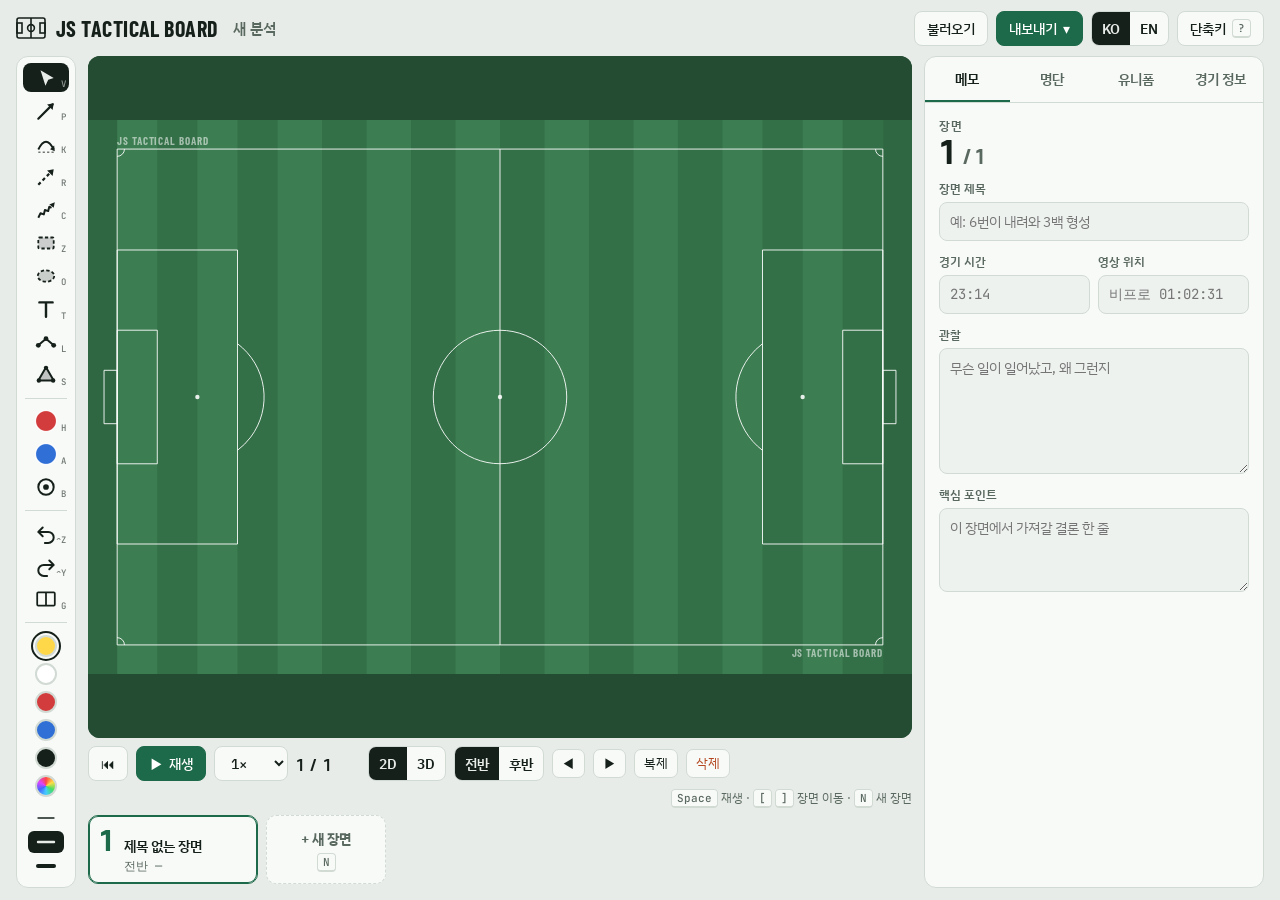
<file: index.html>
<!doctype html>
<html lang="ko">
<head>
<meta charset="utf-8">
<meta name="viewport" content="width=device-width, initial-scale=1, viewport-fit=cover">
<title>JS Tactical Board</title>
<link rel="icon" href="data:image/svg+xml,%3Csvg xmlns='http://www.w3.org/2000/svg' viewBox='0 0 32 32'%3E%3Crect width='32' height='32' rx='6' fill='%231d6a4a'/%3E%3Crect x='5' y='8' width='22' height='16' rx='1.5' fill='none' stroke='%23fff' stroke-width='1.8'/%3E%3Cline x1='16' y1='8' x2='16' y2='24' stroke='%23fff' stroke-width='1.8'/%3E%3Ccircle cx='16' cy='16' r='3' fill='none' stroke='%23fff' stroke-width='1.8'/%3E%3C/svg%3E">
<link rel="preconnect" href="https://fonts.googleapis.com">
<link rel="preconnect" href="https://fonts.gstatic.com" crossorigin>
<link rel="stylesheet" href="https://fonts.googleapis.com/css2?family=Barlow+Condensed:wght@500;600;700&family=IBM+Plex+Sans+KR:wght@400;500;600&family=JetBrains+Mono:wght@400;500&display=swap">
<link rel="stylesheet" href="css/app.css?v=20261120d">
</head>
<body>

<header class="top">
  <div class="brand">
    <svg width="30" height="22" viewBox="0 0 30 22" aria-hidden="true"><rect x="1" y="1" width="28" height="20" rx="2" fill="none" stroke="currentColor" stroke-width="1.6"/><line x1="15" y1="1" x2="15" y2="21" stroke="currentColor" stroke-width="1.6"/><circle cx="15" cy="11" r="3.4" fill="none" stroke="currentColor" stroke-width="1.6"/><rect x="1" y="6" width="5" height="10" fill="none" stroke="currentColor" stroke-width="1.6"/><rect x="24" y="6" width="5" height="10" fill="none" stroke="currentColor" stroke-width="1.6"/></svg>
    <span data-i18n="brand">JS Tactical Board</span>
  </div>
  <div class="doc-title" id="docTitle"></div>
  <div class="top-actions">
    <button class="btn" id="btnImport" data-i18n="import" data-i18n-title="import_tip">불러오기</button>
    <div class="menu-wrap">
      <button class="btn primary" id="btnExport" aria-haspopup="true" aria-expanded="false"><span data-i18n="export">내보내기</span> ▾</button>
      <div class="menu" id="exportMenu" hidden>
        <button id="expPng" data-i18n="exp_png">현재 장면 PNG 카드</button>
        <button id="expAll" data-i18n="exp_all">모든 장면 PNG 카드</button>
        <button id="expVideo" data-i18n="exp_video">애니메이션 영상 저장</button>
        <button id="expVideoBoard" data-i18n="exp_video_board">보드만 영상 저장 (메모 없이 꽉 찬 화면)</button>
        <div class="menu-sep" data-i18n="exp_v_head">세로 9:16 · 릴스·쇼츠</div>
        <button id="expVideoV" data-i18n="exp_video_v">세로 영상 (메모 포함)</button>
        <button id="expVideoVBoard" data-i18n="exp_video_v_board">세로 영상 (보드만)</button>
        <button id="expPngV" data-i18n="exp_png_v">세로 PNG — 현재 장면 (메모 포함)</button>
        <button id="expPngVBoard" data-i18n="exp_png_v_board">세로 PNG — 현재 장면 (보드만)</button>
        <div class="menu-sep" data-i18n="exp_doc_head">문서·파일</div>
        <button id="expPdf" data-i18n="exp_pdf">PDF 문서 (표지 + 모든 장면)</button>
        <button id="expPptx" data-i18n="exp_pptx">PowerPoint (.pptx, 글자 수정 가능)</button>
        <button id="expJson" data-i18n="exp_json">분석 파일 저장 (.json)</button>
      </div>
    </div>
    <div class="seg" role="group" aria-label="Language">
      <button id="langKo" aria-pressed="true">KO</button>
      <button id="langEn" aria-pressed="false">EN</button>
    </div>
    <button class="btn" id="btnHelp" aria-label="Shortcuts"><span data-i18n="help">단축키</span> <kbd>?</kbd></button>
  </div>
  <input type="file" id="fileIn" accept=".json,application/json" hidden>
</header>

<main class="app">
  <nav class="rail" aria-label="Tools" id="rail"></nav>

  <section class="stage">
    <div class="board-wrap" id="boardWrap">
      <canvas id="board"></canvas>
      <canvas id="board3d" hidden></canvas>
      <div id="v3Marks" hidden aria-hidden="true"><span id="v3MarkTL" class="v3mark tl">JS TACTICAL BOARD</span><span id="v3MarkBR" class="v3mark br">JS TACTICAL BOARD</span></div>
      <div class="v3bar" id="v3Bar" hidden>
        <span data-i18n="v3_bar">3D 보기 · 드래그 = 회전, 휠 = 확대</span>
        <div class="seg" role="group" id="v3Orient"><button data-cam="h" data-i18n="v3_h">가로</button><button data-cam="v" data-i18n="v3_v">세로</button></div>
        <button class="mini" data-cam="top" data-i18n="v3_top">위에서</button>
        <button class="mini" data-cam="reset" data-i18n="v3_reset">기본 각도</button>
      </div>
      <div class="summon" id="summon" hidden>
        <div class="tok" id="summonTok"><span id="summonNum"></span><span class="caret"></span></div>
        <div>
          <div class="lab" id="summonTeam">HOME</div>
          <div class="who" id="summonWho"></div>
          <div class="hint" data-i18n="summon_hint">번호 입력 → Enter · Esc 취소</div>
        </div>
      </div>
      <div class="toast" id="toast" hidden></div>
      <div class="rec" id="rec" hidden>
        <div class="box">
          <div><span class="dotred"></span> <strong id="recTitle" data-i18n="rec">영상 녹화 중</strong> <span id="recProg"></span></div>
          <div class="note" id="recHint" style="color:#cfd8d2" data-i18n="rec_hint">녹화가 끝날 때까지 이 탭을 띄워두세요</div>
          <button class="btn" id="recCancel" data-i18n="cancel">취소</button>
        </div>
      </div>
    </div>
    <div class="playbar">
      <button class="btn" id="btnFirst" data-i18n-title="first" title="처음 장면">⏮</button>
      <button class="btn primary" id="btnPlay"><span id="playIcon">▶</span> <span id="playLabel" data-i18n="play">재생</span></button>
      <select class="btn" id="speed" aria-label="Speed">
        <option value="0.5">0.5×</option><option value="1" selected>1×</option><option value="1.5">1.5×</option><option value="2">2×</option>
      </select>
      <span class="ind" id="sceneInd">1 / 1</span>
      <div class="seg" role="group" id="dimSeg" data-i18n-title="v3_switch"><button data-dim="2d" aria-pressed="true">2D</button><button data-dim="3d" aria-pressed="false">3D</button></div>
      <div class="seg" role="group" id="halfSeg" data-i18n-title="half_switch"><button data-half="1" data-i18n="half_1">전반</button><button data-half="2" data-i18n="half_2">후반</button></div>
      <div class="row">
        <button class="mini" id="scLeft" data-i18n-title="move_l" title="앞으로">◀</button>
        <button class="mini" id="scRight" data-i18n-title="move_r" title="뒤로">▶</button>
        <button class="mini" id="scDup" data-i18n="dup">복제</button>
        <button class="mini" id="scDel" data-i18n="del" style="color:var(--warn)">삭제</button>
      </div>
      <span class="hint"><kbd>Space</kbd> <span data-i18n="play">재생</span> · <kbd>[</kbd> <kbd>]</kbd> <span data-i18n="nav_scene">장면 이동</span> · <kbd>N</kbd> <span data-i18n="new_scene">새 장면</span></span>
    </div>
    <div class="strip" id="strip"></div>
  </section>

  <aside class="side">
    <div class="tabs" role="tablist">
      <button role="tab" id="tabMemo" aria-selected="true" data-i18n="tab_memo">메모</button>
      <button role="tab" id="tabRoster" aria-selected="false" data-i18n="tab_roster">명단</button>
      <button role="tab" id="tabKit" aria-selected="false" data-i18n="tab_kit">유니폼</button>
      <button role="tab" id="tabMatch" aria-selected="false" data-i18n="tab_match">경기 정보</button>
    </div>

    <div class="panel" id="pMemo">
      <div class="scene-head">
        <div><div class="eyebrow" data-i18n="scene">장면</div><div class="big" id="memoNum">1 <small>/ 1</small></div></div>
      </div>
      <div class="field"><label for="fTitle" data-i18n="f_title">장면 제목</label><input id="fTitle" data-i18n-ph="ph_title"></div>
      <div class="two mono">
        <div class="field"><label for="fTime" data-i18n="f_time">경기 시간</label><input id="fTime" data-i18n-ph="ph_time"></div>
        <div class="field"><label for="fClip" data-i18n="f_clip">영상 위치</label><input id="fClip" data-i18n-ph="ph_clip"></div>
      </div>
      <div class="field"><label for="fObs" data-i18n="f_obs">관찰</label><textarea id="fObs" rows="5" data-i18n-ph="ph_obs"></textarea></div>
      <div class="field"><label for="fKey" data-i18n="f_key">핵심 포인트</label><textarea id="fKey" rows="3" data-i18n-ph="ph_key"></textarea></div>
    </div>

    <div class="panel" id="pRoster" hidden>
      <div class="seg" role="group" style="align-self:flex-start">
        <button id="rtHome" aria-pressed="true" data-i18n="home">홈</button>
        <button id="rtAway" aria-pressed="false" data-i18n="away">원정</button>
      </div>
      <div class="field"><label for="tName" data-i18n="team_name">팀 이름</label><input id="tName"></div>
      <div class="drop" id="csvDrop">
        <div class="row" style="align-items:center">
          <button class="mini" id="csvLoad" style="font-weight:600">⇪ <span data-i18n="csv_load">CSV로 명단 불러오기</span></button>
          <button class="mini" id="csvTemplate" data-i18n="csv_template">양식 받기</button>
          <button class="mini" id="csvMatchTemplate" data-i18n="csv_match_template">경기 양식 받기</button>
        </div>
        <p class="note" style="margin:0" data-i18n="csv_note">한 줄에 한 명: 등번호,포지션,이름</p>
      </div>
      <input type="file" id="csvIn" accept=".csv,.txt,text/csv" hidden>
      <div class="field">
        <label data-i18n="formation">포메이션 적용</label>
        <div class="row" id="formBtns"><select class="btn" id="formSel" aria-label="Formation"></select><button class="mini" id="formApply" data-i18n="apply">적용</button></div>
      </div>
      <div class="eyebrow" data-i18n="roster">선수 명단</div>
      <table class="roster">
        <thead><tr><th></th><th data-i18n="num">번호</th><th data-i18n="name">이름</th><th data-i18n="pos">포지션</th><th></th></tr></thead>
        <tbody id="rosterBody"></tbody>
      </table>
      <datalist id="roleList"><option value="GK"><option value="RB"><option value="RCB"><option value="CB"><option value="LCB"><option value="LB"><option value="RWB"><option value="LWB"><option value="DM"><option value="CDM"><option value="RCM"><option value="CM"><option value="LCM"><option value="CAM"><option value="AM"><option value="RM"><option value="LM"><option value="RW"><option value="LW"><option value="SS"><option value="CF"><option value="ST"></datalist>
      <button class="mini" id="addPlayer" style="align-self:flex-start">+ <span data-i18n="add_player">선수 추가</span></button>
    </div>

    <div class="panel" id="pKit" hidden>
      <div class="seg" role="group" style="align-self:flex-start">
        <button id="ktHome" aria-pressed="true" data-i18n="home">홈</button>
        <button id="ktAway" aria-pressed="false" data-i18n="away">원정</button>
      </div>
      <div class="kit-top">
        <canvas id="kitPreview" width="168" height="168"></canvas>
        <div class="meta">
          <strong id="kitTeamName"></strong>
          <span class="note" id="kitDesc"></span>
        </div>
      </div>
      <div class="seg" role="tablist" style="align-self:stretch;display:grid;grid-template-columns:1fr 1fr">
        <button id="ksPattern" aria-pressed="true" data-i18n="kit_pattern">무늬</button>
        <button id="ksColor" aria-pressed="false" data-i18n="kit_color">색상</button>
      </div>
      <div id="kitPatternPane" style="display:flex;flex-direction:column;gap:12px">
        <div class="eyebrow" data-i18n="kit_uniform">유니폼 무늬</div>
        <div class="pat-grid" id="patGrid"></div>
        <div class="eyebrow" data-i18n="kit_flags">국기 프리셋 (무늬와 색을 한 번에)</div>
        <div class="pat-grid" id="flagGrid"></div>
        <p class="note" style="margin:0" data-i18n="kit_flag_note">국기 색은 흔히 쓰는 표준색 기준이라 공식 지정색과 약간 다를 수 있어요.</p>
      </div>
      <div id="kitColorPane" hidden style="display:flex;flex-direction:column;gap:10px">
        <p class="note" style="margin:0" data-i18n="kit_color_note">칸을 고른 뒤 아래 색을 누르거나, 왼쪽 색상 상자를 눌러 직접 고르세요.</p>
        <div id="slotList" style="display:flex;flex-direction:column;gap:8px"></div>
        <div class="eyebrow" data-i18n="kit_palette">자주 쓰는 유니폼 색</div>
        <div class="pal" id="palette"></div>
      </div>
    </div>

    <div class="panel" id="pMatch" hidden>
      <div class="field"><label for="mTitle" data-i18n="m_title">분석 제목</label><input id="mTitle"></div>
      <div class="two">
        <div class="field"><label for="mComp" data-i18n="m_comp">대회·리그</label><input id="mComp"></div>
        <div class="field"><label for="mDate" data-i18n="m_date">경기 날짜</label><input id="mDate" type="date"></div>
      </div>
      <div class="field"><label for="mAnalyst" data-i18n="m_analyst">분석가</label><input id="mAnalyst"></div>
      <div class="eyebrow" data-i18n="display">표시</div>
      <label class="check"><input type="checkbox" id="optNames"> <span data-i18n="show_names">선수 이름 표시</span></label>
      <div class="field">
        <label for="optLabel" data-i18n="label_mode">원 안 / 이름표</label>
        <select id="optLabel"><option value="num" data-i18n="lm_num">번호 / 이름</option><option value="pos" data-i18n="lm_pos">포지션 / 이름</option><option value="numpos" data-i18n="lm_numpos">번호 / 포지션 이름</option></select>
      </div>
      <div class="field">
        <label for="optToken"><span data-i18n="token_size">선수 원 크기</span> <span id="optTokenVal" class="mono"></span></label>
        <input id="optToken" type="range" min="60" max="160" step="5">
      </div>
      <div class="field" style="max-width:180px">
        <label for="optStripes" data-i18n="stripes">잔디 줄 개수</label>
        <input id="optStripes" type="number" step="1" min="-60" max="60" inputmode="numeric" style="font:600 18px var(--f-display)">
      </div>
      <div class="seg" role="group" id="patSeg" style="align-self:flex-start"><button data-pat="stripes" data-i18n="pat_stripes">줄무늬</button><button data-pat="check" data-i18n="pat_check">바둑판</button></div>
      <p class="note" style="margin:0" data-i18n="stripes_note">18 = UEFA 규격 · 음수 = 줄 색 반전 · 0 = 줄 없음</p>
      <div class="field">
        <label data-i18n="pitch_view">피치 보기</label>
        <div class="seg" role="group" id="viewSeg" style="align-self:flex-start">
          <button data-view="full" data-i18n="v_full">전체</button>
          <button data-view="left" data-i18n="v_left">왼쪽 절반</button>
          <button data-view="right" data-i18n="v_right">오른쪽 절반</button>
        </div>
      </div>
      <div class="eyebrow" data-i18n="data">데이터</div>
      <p class="note" data-i18n="autosave">변경 내용은 이 브라우저에 자동 저장돼요.</p>
      <div class="row">
        <button class="mini" id="btnNew" style="color:var(--warn)" data-i18n="new_doc">새 분석 시작</button>
        <button class="mini" id="btnSample" data-i18n="sample">예시 다시 불러오기</button>
      </div>
    </div>
  </aside>
</main>

<div class="modal" id="help" hidden>
  <div class="card" role="dialog" aria-modal="true" aria-labelledby="helpTitle">
    <div style="display:flex;justify-content:space-between;align-items:center;gap:8px">
      <h2 id="helpTitle" data-i18n="help_title">단축키</h2>
      <button class="btn" id="helpClose">Esc</button>
    </div>
    <table class="keys" id="keysTable"></table>
  </div>
</div>

<div class="modal" id="trk" hidden>
  <div class="card wide" role="dialog" aria-modal="true" aria-labelledby="trkTitle">
    <h2 id="trkTitle" data-i18n="trk_title">트래커 결과 불러오기</h2>
    <p class="note" style="margin:0 0 10px" id="trkInfo"></p>
    <div class="trk-opts">
      <div class="field"><label data-i18n="trk_map">트래커 A팀은</label>
        <div class="seg" role="group" id="trkMap"><button data-team="home" data-i18n="home">홈</button><button data-team="away" data-i18n="away">원정</button></div></div>
      <div class="field"><label data-i18n="trk_mode">장면 넣는 방식</label>
        <div class="seg" role="group" id="trkMode"><button data-mode="append" data-i18n="trk_append">지금 장면 뒤에 추가</button><button data-mode="replace" data-i18n="trk_replace">장면 전체 교체</button></div></div>
      <label class="check"><input type="checkbox" id="trkRotate"> <span data-i18n="trk_rotate">180° 돌리기 (공격 방향이 반대일 때)</span></label>
    </div>
    <p class="note" style="margin:8px 0" data-i18n="trk_help">트래커는 선수가 누구인지 모르고 자리 번호(A1, A2…)만 붙여요. 미리보기와 tracked.mp4를 대조해서 자리마다 등번호를 골라 주세요. '빼기'로 둔 자리는 보드에 올리지 않아요.</p>
    <div class="trk-body">
    <div class="trk-pv">
      <canvas id="trkPv"></canvas>
      <div class="row" style="align-items:center;justify-content:center;margin-top:6px">
        <button class="mini" id="trkPrev">◀</button><span class="mono" id="trkPvInd"></span><button class="mini" id="trkNext">▶</button>
      </div>
    </div>
    <div class="trk-cols" id="trkCols"></div>
    </div>
    <p class="note" id="trkWarn" hidden style="color:var(--warn);margin:8px 0 0" data-i18n="trk_dup">같은 팀에서 한 등번호를 두 자리에 줄 수 없어요. 빨간 줄을 고쳐 주세요.</p>
    <div class="row" style="justify-content:flex-end;margin-top:14px">
      <button class="btn" id="trkAutoBtn" data-i18n="trk_auto">자동 추천 다시</button>
      <button class="btn" id="trkCancel" data-i18n="cancel">취소</button>
      <button class="btn primary" id="trkOk" data-i18n="trk_ok">장면으로 가져오기</button>
    </div>
  </div>
</div>

<!-- 스크립트는 이 순서대로 로드해야 함: 뒤 파일이 앞 파일의 상수·함수를 씀. type="module"은 file://에서 막히므로 쓰지 말 것 -->
<script src="vendor/three.min.js?v=20261120d"></script>
<script src="js/i18n.js?v=20261120d"></script>
<script src="js/constants.js?v=20261120d"></script>
<script src="js/document.js?v=20261120d"></script>
<script src="js/state.js?v=20261120d"></script>
<script src="js/render.js?v=20261120d"></script>
<script src="js/input.js?v=20261120d"></script>
<script src="js/commands.js?v=20261120d"></script>
<script src="js/playback.js?v=20261120d"></script>
<script src="js/mp4.js?v=20261120d"></script>
<script src="js/export.js?v=20261120d"></script>
<script src="js/docs.js?v=20261120d"></script>
<script src="js/ui-panels.js?v=20261120d"></script>
<script src="js/csv.js?v=20261120d"></script>
<script src="js/tracker.js?v=20261120d"></script>
<script src="js/view3d.js?v=20261120d"></script>
<script src="js/kit.js?v=20261120d"></script>
<script src="js/app-shell.js?v=20261120d"></script>
<script src="js/keyboard.js?v=20261120d"></script>
<script src="js/boot.js?v=20261120d"></script>
</body>
</html>
</file>
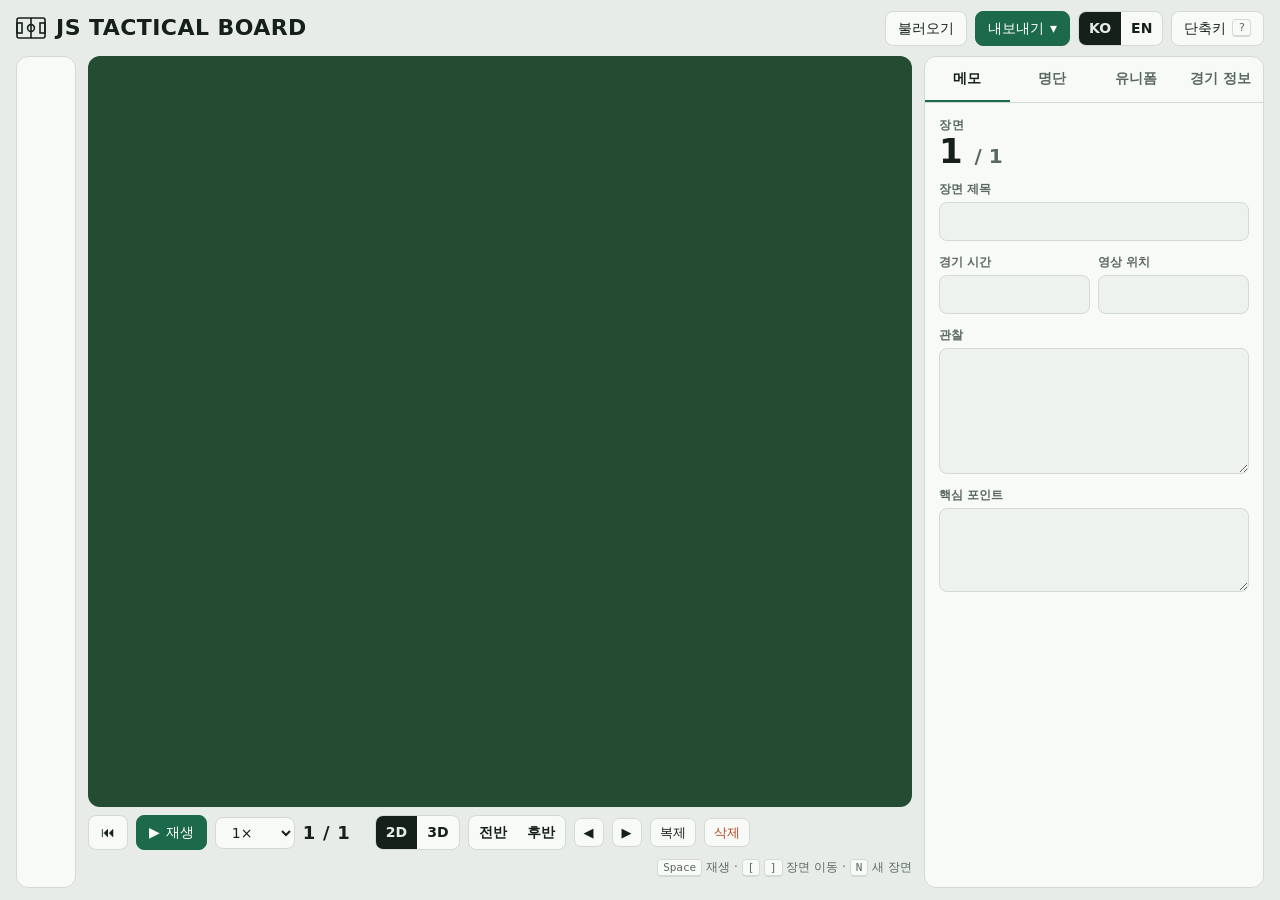
<file: tactical-notebook.html>
<!doctype html>
<!-- 예전 파일명으로 여는 습관·즐겨찾기를 위한 안내 파일. 실제 앱은 index.html -->
<html lang="ko"><head><meta charset="utf-8"><meta http-equiv="refresh" content="0; url=index.html"><title>JS Tactical Board</title></head>
<body><a href="index.html">JS Tactical Board 열기 (index.html)</a></body></html>
</file>
<file: css/app.css>
/* Layout: one-screen analyst workbench — tool rail | pitch + slide strip | memo/roster sidebar */
:root{
  --bg:#e8ece8; --surface:#f8faf8; --surface-2:#eef2ef; --ink:#16201a; --muted:#5a6960;
  --line:#d2dad4; --accent:#1d6a4a; --accent-ink:#ffffff; --accent-soft:#dbeee3; --warn:#b4471f;
  --f-display:"Barlow Condensed","Arial Narrow",system-ui,sans-serif;
  --f-body:"IBM Plex Sans KR","Apple SD Gothic Neo","Malgun Gothic",system-ui,sans-serif;
  --f-mono:"JetBrains Mono",ui-monospace,Consolas,monospace;
  color-scheme:light;
}
@media (prefers-color-scheme: dark){
  :root:not([data-theme="light"]){
    --bg:#0e1310; --surface:#161c18; --surface-2:#1d2520; --ink:#e2e9e4; --muted:#8d9e94;
    --line:#2a342e; --accent:#5cc394; --accent-ink:#08170f; --accent-soft:#1d3428; --warn:#f08a5d;
    color-scheme:dark;
  }
}
:root[data-theme="dark"]{
  --bg:#0e1310; --surface:#161c18; --surface-2:#1d2520; --ink:#e2e9e4; --muted:#8d9e94;
  --line:#2a342e; --accent:#5cc394; --accent-ink:#08170f; --accent-soft:#1d3428; --warn:#f08a5d;
  color-scheme:dark;
}
*{box-sizing:border-box}
html,body{height:100%}
body{
  margin:0; background:var(--bg); color:var(--ink); font:14px/1.5 var(--f-body);
  display:flex; flex-direction:column;
  padding-left:max(16px, env(safe-area-inset-left,0px)); padding-right:max(16px, env(safe-area-inset-right,0px));
  padding-block:0 12px;
}
[hidden]{display:none!important}
button,input,select,textarea{font:inherit;color:inherit}
button{cursor:pointer}
:focus-visible{outline:2px solid var(--accent);outline-offset:2px}
kbd{font:500 11px var(--f-mono);padding:1px 5px;border:1px solid var(--line);border-bottom-width:2px;border-radius:4px;background:var(--surface);color:var(--muted)}

/* header */
.top{display:flex;align-items:center;gap:16px;padding-block:10px;min-height:56px;flex-wrap:wrap}
.brand{display:flex;align-items:center;gap:10px;font:700 22px/1 var(--f-display);letter-spacing:.02em;text-transform:uppercase}
.brand svg{flex:none}
.doc-title{flex:1;min-width:0;font:600 15px var(--f-body);color:var(--muted);white-space:nowrap;overflow:hidden;text-overflow:ellipsis}
.top-actions{display:flex;gap:8px;align-items:center;flex-wrap:wrap}
.btn{border:1px solid var(--line);background:var(--surface);border-radius:8px;padding:6px 12px;font-weight:500;display:inline-flex;align-items:center;gap:6px;white-space:nowrap}
.btn:hover{border-color:var(--muted)}
.btn.primary{background:var(--accent);border-color:var(--accent);color:var(--accent-ink)}
.btn.danger{color:var(--warn)}
.seg{display:inline-flex;border:1px solid var(--line);border-radius:8px;overflow:hidden;background:var(--surface)}
.seg button{border:0;background:transparent;padding:6px 10px;font-weight:600}
.seg button[aria-pressed="true"]{background:var(--ink);color:var(--bg)}
.menu-wrap{position:relative}
.menu{position:absolute;right:0;top:calc(100% + 6px);z-index:30;background:var(--surface);border:1px solid var(--line);border-radius:10px;padding:6px;min-width:250px;box-shadow:0 12px 32px rgba(0,0,0,.18);display:flex;flex-direction:column}
.menu button{border:0;background:transparent;text-align:left;padding:9px 10px;border-radius:6px}
.menu button:hover{background:var(--surface-2)}

/* app grid */
.app{flex:1;min-height:0;display:grid;grid-template-columns:60px minmax(0,1fr) 340px;gap:12px}
.rail{display:flex;flex-direction:column;gap:4px;background:var(--surface);border:1px solid var(--line);border-radius:12px;padding:6px;overflow-y:auto}
.tool{position:relative;border:0;background:transparent;border-radius:8px;height:44px;display:grid;place-items:center;color:var(--ink)}
.tool:hover{background:var(--surface-2)}
.tool[aria-pressed="true"]{background:var(--ink);color:var(--bg)}
.tool .k{position:absolute;right:3px;bottom:2px;font:500 9px var(--f-mono);opacity:.6}
.rail hr{border:0;border-top:1px solid var(--line);margin:4px 2px;width:auto}
.swatches{display:grid;gap:6px;justify-items:center;padding:4px 0}
.sw{width:22px;height:22px;border-radius:50%;border:2px solid var(--line);padding:0}
.sw[aria-pressed="true"]{outline:2px solid var(--ink);outline-offset:2px}
.sw-custom{position:relative;display:block;cursor:pointer;background:conic-gradient(#f44,#fd4,#4d6,#4cf,#46f,#d4f,#f44)}
.sw-custom input{position:absolute;inset:0;width:100%;height:100%;opacity:0;cursor:pointer;border:0;padding:0}
.widths{display:grid;gap:2px;justify-items:center;padding:2px 0 4px}
.wbtn{border:0;background:transparent;border-radius:6px;width:36px;height:22px;display:grid;place-items:center;color:var(--ink)}
.wbtn:hover{background:var(--surface-2)}
.wbtn[aria-pressed="true"]{background:var(--ink);color:var(--bg)}

.stage{display:flex;flex-direction:column;gap:8px;min-width:0;min-height:0}
.board-wrap{position:relative;flex:1;min-height:280px;border-radius:12px;overflow:hidden;background:#244c33}
#board{position:absolute;inset:0;width:100%;height:100%;touch-action:none;cursor:default}
#board.draw{cursor:crosshair}
.playbar{display:flex;align-items:center;gap:8px;flex-wrap:wrap}
.playbar .ind{font:600 18px var(--f-display);letter-spacing:.04em;min-width:64px;font-variant-numeric:tabular-nums}
.playbar .hint{color:var(--muted);font-size:12px;margin-left:auto}
.strip{display:flex;gap:8px;overflow-x:auto;padding-bottom:4px}
.chip{flex:none;width:170px;text-align:left;border:1px solid var(--line);background:var(--surface);border-radius:10px;padding:8px 10px;display:grid;grid-template-columns:auto 1fr;gap:2px 10px;align-items:baseline}
.chip .n{grid-row:span 2;font:700 30px/1 var(--f-display);color:var(--muted);font-variant-numeric:tabular-nums}
.chip .t{font-weight:600;white-space:nowrap;overflow:hidden;text-overflow:ellipsis;min-width:0}
.chip .m{font:12px var(--f-mono);color:var(--muted)}
.chip[aria-current="true"]{border-color:var(--accent);box-shadow:inset 0 0 0 1px var(--accent)}
.chip[aria-current="true"] .n{color:var(--accent)}
.chip.add{width:120px;display:flex;flex-direction:column;justify-content:center;align-items:center;gap:4px;border-style:dashed;color:var(--muted)}

/* sidebar */
.side{background:var(--surface);border:1px solid var(--line);border-radius:12px;display:flex;flex-direction:column;min-height:0;overflow:hidden}
.tabs{display:flex;border-bottom:1px solid var(--line)}
.tabs button{flex:1;border:0;background:transparent;padding:11px 6px;font-weight:600;color:var(--muted);border-bottom:2px solid transparent}
.tabs button[aria-selected="true"]{color:var(--ink);border-bottom-color:var(--accent)}
.panel{padding:14px;overflow-y:auto;display:flex;flex-direction:column;gap:12px;flex:1;min-height:0}
.panel > *{flex-shrink:0}
.eyebrow{font:600 12px var(--f-body);letter-spacing:.08em;text-transform:uppercase;color:var(--muted)}
.scene-head{display:flex;align-items:baseline;justify-content:space-between;gap:8px}
.scene-head .big{font:700 34px/1 var(--f-display);font-variant-numeric:tabular-nums}
.scene-head .big small{font-size:20px;color:var(--muted)}
.row{display:flex;gap:8px;flex-wrap:wrap}
.field{display:flex;flex-direction:column;gap:4px;min-width:0}
.field label{font-size:12px;font-weight:600;color:var(--muted)}
.field input,.field textarea,.field select{border:1px solid var(--line);background:var(--surface-2);border-radius:8px;padding:8px 10px;width:100%;min-width:0}
.field textarea{resize:vertical;min-height:84px;line-height:1.55}
.two{display:grid;grid-template-columns:1fr 1fr;gap:8px}
.mono input{font-family:var(--f-mono)}
.mini{border:1px solid var(--line);background:var(--surface);border-radius:7px;padding:4px 9px;font-size:13px}
.roster{width:100%;border-collapse:collapse;table-layout:fixed}
.roster th:nth-child(1){width:22px} .roster th:nth-child(2){width:58px} .roster th:nth-child(4){width:92px} .roster th:nth-child(5){width:32px}
.roster th{font-size:11px;color:var(--muted);text-align:left;font-weight:600;padding:4px}
.roster td{padding:3px 2px}
.roster tr.grp td{font-size:11px;font-weight:600;color:var(--muted);padding:10px 4px 3px;border-bottom:1px solid var(--line)}
.roster input,.roster select{width:100%;border:1px solid transparent;background:transparent;border-radius:6px;padding:5px 6px}
.roster input:hover,.roster select:hover,.roster input:focus,.roster select:focus{border-color:var(--line);background:var(--surface-2)}
.roster .num input{font:600 16px var(--f-display);width:48px;font-variant-numeric:tabular-nums}
.roster .rolecell{display:flex;align-items:center;gap:2px}
.roster .rolecell input{font-weight:600;min-width:0}
.roster .rolecell .g{font:500 9px var(--f-mono);color:var(--muted)}
.roster .x{border:0;background:transparent;color:var(--muted);padding:4px 6px}
.roster .ord button{display:block;border:0;background:transparent;color:var(--muted);font-size:9px;line-height:1;padding:2px 4px;border-radius:4px}
.roster .ord button:hover:not(:disabled){background:var(--surface-2);color:var(--ink)}
.roster .ord button:disabled{opacity:.25}
.dot{width:12px;height:12px;border-radius:50%;display:inline-block;flex:none}
.note{font-size:12px;color:var(--muted);line-height:1.6}
.check{display:flex;gap:8px;align-items:center}
.field input[type="range"]{padding:0;border:0;background:transparent;accent-color:var(--accent);height:24px}

/* overlays on the board */
.summon{position:absolute;left:50%;top:50%;transform:translate(-50%,-50%);background:rgba(10,18,13,.86);color:#fff;border-radius:16px;padding:18px 22px;display:flex;align-items:center;gap:18px;box-shadow:0 18px 50px rgba(0,0,0,.35);z-index:5;min-width:280px}
.summon .tok{width:76px;height:76px;border-radius:50%;display:grid;place-items:center;font:700 40px var(--f-display);border:3px solid #fff;font-variant-numeric:tabular-nums}
.summon .tok .caret{display:inline-block;width:2px;height:34px;background:currentColor;margin-left:2px;animation:blink 1s steps(1) infinite}
@keyframes blink{50%{opacity:0}}
.summon .lab{font:700 15px var(--f-display);letter-spacing:.12em;opacity:.8}
.summon .who{font-weight:600;font-size:17px;min-height:26px}
.summon .hint{font-size:12px;opacity:.7}
.toast{position:absolute;left:50%;bottom:14px;transform:translateX(-50%);background:rgba(10,18,13,.9);color:#fff;padding:8px 14px;border-radius:999px;font-size:13px;z-index:6;max-width:calc(100% - 24px);text-align:center}
.text-edit{position:absolute;z-index:6;min-width:180px;border:2px solid #ffd84a;background:rgba(10,18,13,.9);color:#fff;border-radius:6px;padding:4px 8px;font:600 15px var(--f-body)}
.rec{position:absolute;inset:0;background:rgba(8,14,10,.72);display:grid;place-items:center;z-index:8;color:#fff;text-align:center}
.rec .box{display:flex;flex-direction:column;gap:10px;align-items:center}
.rec .dotred{width:12px;height:12px;border-radius:50%;background:#ff4d4d;display:inline-block;animation:blink 1s steps(1) infinite}
.modal{position:fixed;inset:0;background:rgba(0,0,0,.45);display:grid;place-items:center;z-index:40;padding:16px}
.modal .card{background:var(--surface);border:1px solid var(--line);border-radius:14px;max-width:640px;width:100%;max-height:85vh;overflow:auto;padding:20px}
.modal h2{font:700 28px var(--f-display);margin:0 0 10px;text-transform:uppercase;letter-spacing:.03em}
.keys{width:100%;border-collapse:collapse}
.keys td{padding:7px 6px;border-top:1px solid var(--line);vertical-align:top}
.keys td:first-child{white-space:nowrap;width:1%}

/* kit tab */
.kit-top{display:flex;gap:14px;align-items:center}
.kit-top canvas{width:84px;height:84px;flex:none}
.kit-top .meta{display:flex;flex-direction:column;gap:6px;min-width:0}
.kit-top .meta strong{font:700 22px/1.1 var(--f-display);letter-spacing:.02em}
.pat-grid{display:grid;grid-template-columns:repeat(4,minmax(0,1fr));gap:8px}
.pat{border:1px solid var(--line);background:var(--surface-2);border-radius:10px;padding:8px 4px 6px;display:flex;flex-direction:column;align-items:center;gap:4px;font-size:11px;line-height:1.25;text-align:center;min-width:0}
.pat canvas{width:40px;height:40px}
.pat[aria-pressed="true"]{border-color:var(--accent);box-shadow:inset 0 0 0 1px var(--accent);background:var(--accent-soft)}
.slot{display:grid;grid-template-columns:auto 1fr auto;gap:10px;align-items:center;padding:8px 10px;border:1px solid var(--line);border-radius:10px;background:var(--surface-2);cursor:pointer}
.slot[aria-pressed="true"]{border-color:var(--accent);box-shadow:inset 0 0 0 1px var(--accent)}
.slot input[type=color]{width:40px;height:30px;border:0;padding:0;background:transparent;cursor:pointer}
.slot .lbl{font-weight:600}
.slot .hex{font:12px var(--f-mono);color:var(--muted)}
.slot.off{opacity:.55}
.pal{display:grid;grid-template-columns:repeat(7,minmax(0,1fr));gap:8px}
.pal button{aspect-ratio:1;max-width:100%;border-radius:8px;border:1px solid var(--line);padding:0}
.drop{border:1.5px dashed var(--line);border-radius:10px;padding:10px 12px;display:flex;flex-direction:column;gap:8px}
.drop.over{border-color:var(--accent);background:var(--accent-soft)}

@media (max-width: 900px){
  body{display:block;height:auto}
  html{height:auto}
  .app{grid-template-columns:minmax(0,1fr);}
  .rail{flex-direction:row;flex-wrap:wrap}
  .rail hr{display:none}
  .tool{width:44px}
  .swatches,.widths{grid-auto-flow:column}
  .board-wrap{flex:none;height:62vw;min-height:240px}
  .side{max-height:none}
}
@media (prefers-reduced-motion: reduce){.summon .tok .caret,.rec .dotred{animation:none}}

/* 트래커(board.json) 불러오기 창 */
.modal .card.wide{max-width:1120px;max-height:92vh}
.trk-body{display:grid;grid-template-columns:minmax(0,1.35fr) minmax(0,1fr);gap:18px;align-items:start}
.trk-opts{display:flex;gap:14px 22px;flex-wrap:wrap;align-items:flex-end;margin-bottom:12px}
.trk-pv canvas{display:block;width:100%;border-radius:10px;background:#244c33}
.trk-cols{display:flex;flex-direction:column;gap:14px;max-height:56vh;overflow:auto;padding-right:4px}
.trk-head{display:flex;align-items:center;gap:6px;margin-bottom:6px;flex-wrap:wrap}
.trk-sw,.trk-dot{width:14px;height:14px;border-radius:50%;display:inline-block;border:1px solid var(--line)}
.trk-sw{border-radius:3px}
.trk-table{width:100%;border-collapse:collapse}
.trk-table th{font-size:12px;color:var(--muted);text-align:left;padding:4px 6px;font-weight:600}
.trk-table td{padding:3px 6px;border-top:1px solid var(--line)}
.trk-table td.n{color:var(--muted);font-size:12px;white-space:nowrap}
.trk-table select{width:100%;border:1px solid var(--line);background:var(--surface-2);border-radius:6px;padding:4px 6px}
.trk-table tr.bad td{background:color-mix(in srgb, var(--warn) 14%, transparent)}
.trk-table tr.bad select{border-color:var(--warn)}
@media (max-width:760px){.trk-body{grid-template-columns:1fr}.trk-cols{max-height:none}}

/* 3D 보기 */
#board3d{position:absolute;inset:0;width:100%;height:100%;touch-action:none;cursor:grab;z-index:2}
#board3d:active{cursor:grabbing}
.v3bar{position:absolute;left:12px;top:12px;z-index:3;display:flex;align-items:center;gap:8px;flex-wrap:wrap;background:rgba(8,14,10,.62);color:#fff;border-radius:10px;padding:6px 10px;font-size:12px}
.v3bar .mini{background:rgba(255,255,255,.12);border-color:rgba(255,255,255,.25);color:#fff}
body.is3d .rail{opacity:.35;pointer-events:none}

/* 내보내기 메뉴 구분 제목 */
.menu .menu-sep{font-size:11px;font-weight:600;letter-spacing:.04em;color:var(--muted);padding:10px 12px 4px;border-top:1px solid var(--line);margin-top:4px;text-transform:uppercase}

/* 3D 워터마크(화면 위 글자 — 카메라를 돌려도 안 뒤집힘) */
#v3Marks{position:absolute;inset:0;z-index:2;pointer-events:none;overflow:hidden}
.v3mark{position:absolute;white-space:nowrap;font:700 12px var(--f-display);letter-spacing:.12em;color:rgba(255,255,255,.6)}
.v3mark.tl{transform:translate(0,calc(-100% - 6px))}
.v3mark.br{transform:translate(-100%,6px)}
.v3bar .seg{background:rgba(255,255,255,.08);border-color:rgba(255,255,255,.25)}
.v3bar .seg button{color:#fff;background:transparent}
.v3bar .seg button[aria-pressed="true"]{background:#fff;color:#0d1310}
</file>
